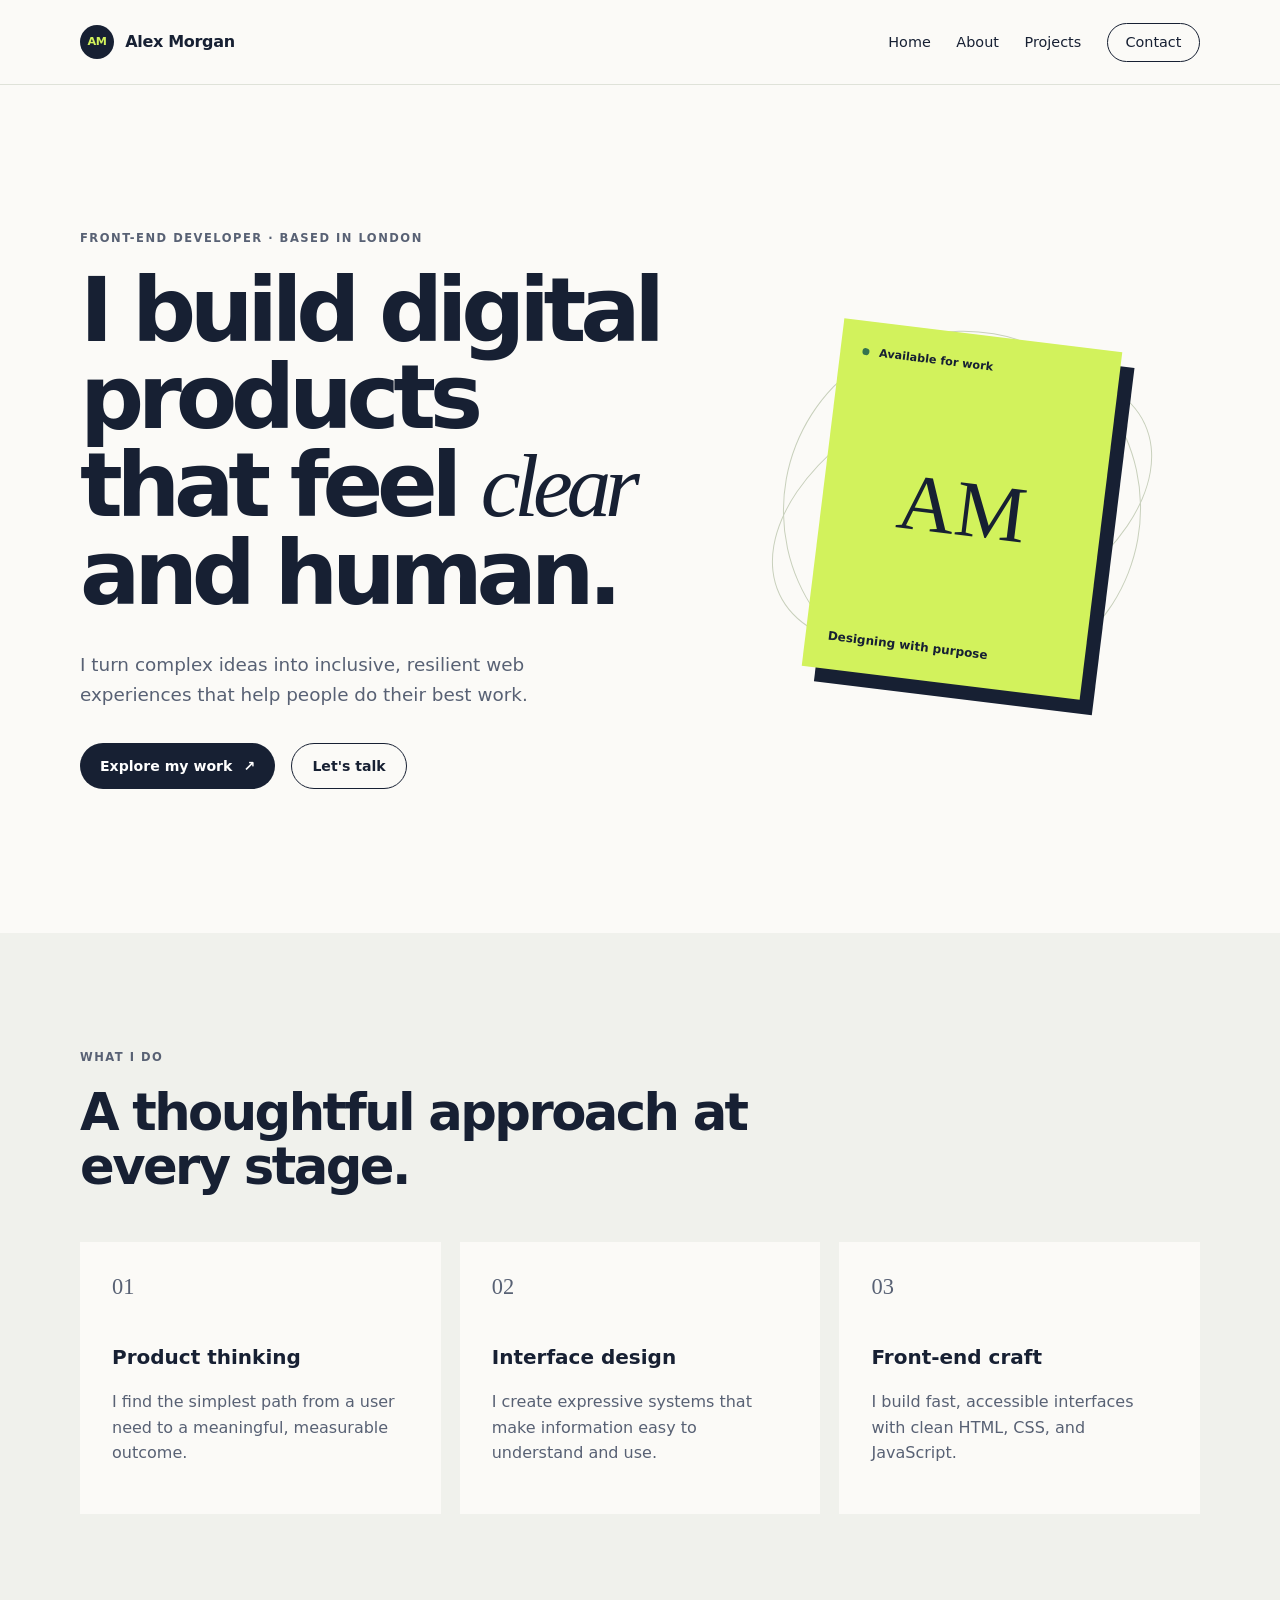
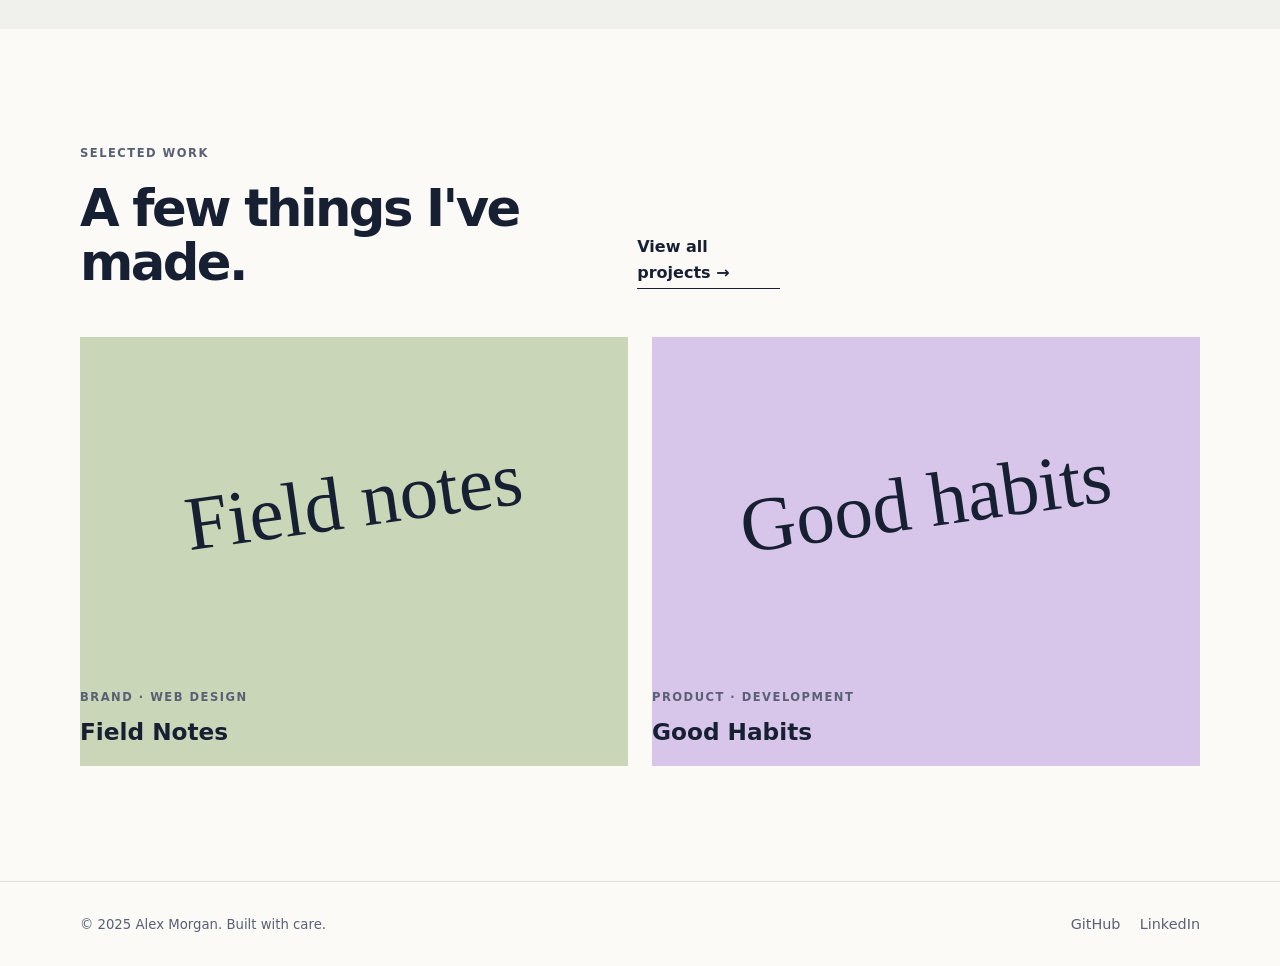
<file: index.html>
<!doctype html>
<html lang="en">
  <head>
    <meta charset="utf-8">
    <meta name="viewport" content="width=device-width, initial-scale=1">
    <meta name="description" content="Alex Morgan is an accessible, product-minded front-end developer creating useful digital experiences.">
    <meta name="author" content="Alex Morgan">
    <meta name="theme-color" content="#0f172a">
    <title>Alex Morgan | Front-end developer</title>
    <link rel="canonical" href="https://example.com/">
    <link rel="stylesheet" href="styles.css">
  </head>
  <body>
    <a class="skip-link" href="#main-content">Skip to main content</a>
    <header class="site-header">
      <div class="container header-content">
        <a class="brand" href="index.html" aria-label="Alex Morgan home">
          <span class="brand-mark" aria-hidden="true">AM</span>
          <span>Alex Morgan</span>
        </a>
        <nav aria-label="Primary navigation">
          <ul class="nav-list">
            <li><a href="index.html" aria-current="page">Home</a></li>
            <li><a href="about.html">About</a></li>
            <li><a href="projects.html">Projects</a></li>
            <li><a class="nav-cta" href="contact.html">Contact</a></li>
          </ul>
        </nav>
      </div>
    </header>

    <main id="main-content">
      <section class="hero container" aria-labelledby="hero-title">
        <div class="hero-copy">
          <p class="eyebrow">Front-end developer · Based in London</p>
          <h1 id="hero-title">I build digital products that feel <em>clear</em> and human.</h1>
          <p class="lede">I turn complex ideas into inclusive, resilient web experiences that help people do their best work.</p>
          <div class="button-row">
            <a class="button button-primary" href="projects.html">Explore my work <span aria-hidden="true">↗</span></a>
            <a class="button button-secondary" href="contact.html">Let's talk</a>
          </div>
        </div>
        <div class="hero-art" aria-label="Abstract illustration of Alex Morgan" role="img">
          <div class="art-orbit orbit-one"></div>
          <div class="art-orbit orbit-two"></div>
          <div class="art-card">
            <span class="art-status"><span aria-hidden="true"></span> Available for work</span>
            <span class="art-initials">AM</span>
            <span class="art-caption">Designing with purpose</span>
          </div>
        </div>
      </section>

      <section class="section section-muted" aria-labelledby="services-title">
        <div class="container">
          <div class="section-heading">
            <p class="eyebrow">What I do</p>
            <h2 id="services-title">A thoughtful approach at every stage.</h2>
          </div>
          <div class="card-grid three-columns">
            <article class="feature-card">
              <span class="card-number" aria-hidden="true">01</span>
              <h3>Product thinking</h3>
              <p>I find the simplest path from a user need to a meaningful, measurable outcome.</p>
            </article>
            <article class="feature-card">
              <span class="card-number" aria-hidden="true">02</span>
              <h3>Interface design</h3>
              <p>I create expressive systems that make information easy to understand and use.</p>
            </article>
            <article class="feature-card">
              <span class="card-number" aria-hidden="true">03</span>
              <h3>Front-end craft</h3>
              <p>I build fast, accessible interfaces with clean HTML, CSS, and JavaScript.</p>
            </article>
          </div>
        </div>
      </section>

      <section class="section container" aria-labelledby="featured-title">
        <div class="section-heading heading-inline">
          <div>
            <p class="eyebrow">Selected work</p>
            <h2 id="featured-title">A few things I've made.</h2>
          </div>
          <a class="text-link" href="projects.html">View all projects <span aria-hidden="true">→</span></a>
        </div>
        <div class="project-preview-grid">
          <article class="project-preview project-sage">
            <div class="project-visual" aria-hidden="true"><span>Field notes</span></div>
            <div class="project-meta"><p class="eyebrow">Brand · Web design</p><h3>Field Notes</h3></div>
          </article>
          <article class="project-preview project-lilac">
            <div class="project-visual" aria-hidden="true"><span>Good habits</span></div>
            <div class="project-meta"><p class="eyebrow">Product · Development</p><h3>Good Habits</h3></div>
          </article>
        </div>
      </section>
    </main>

    <footer class="site-footer">
      <div class="container footer-content">
        <p>© 2025 Alex Morgan. Built with care.</p>
        <nav aria-label="Social links">
          <ul class="social-list">
            <li><a href="https://github.com/" rel="noopener noreferrer">GitHub<span class="visually-hidden"> (opens in a new tab)</span></a></li>
            <li><a href="https://www.linkedin.com/" rel="noopener noreferrer">LinkedIn<span class="visually-hidden"> (opens in a new tab)</span></a></li>
          </ul>
        </nav>
      </div>
    </footer>
  </body>
</html>
</file>
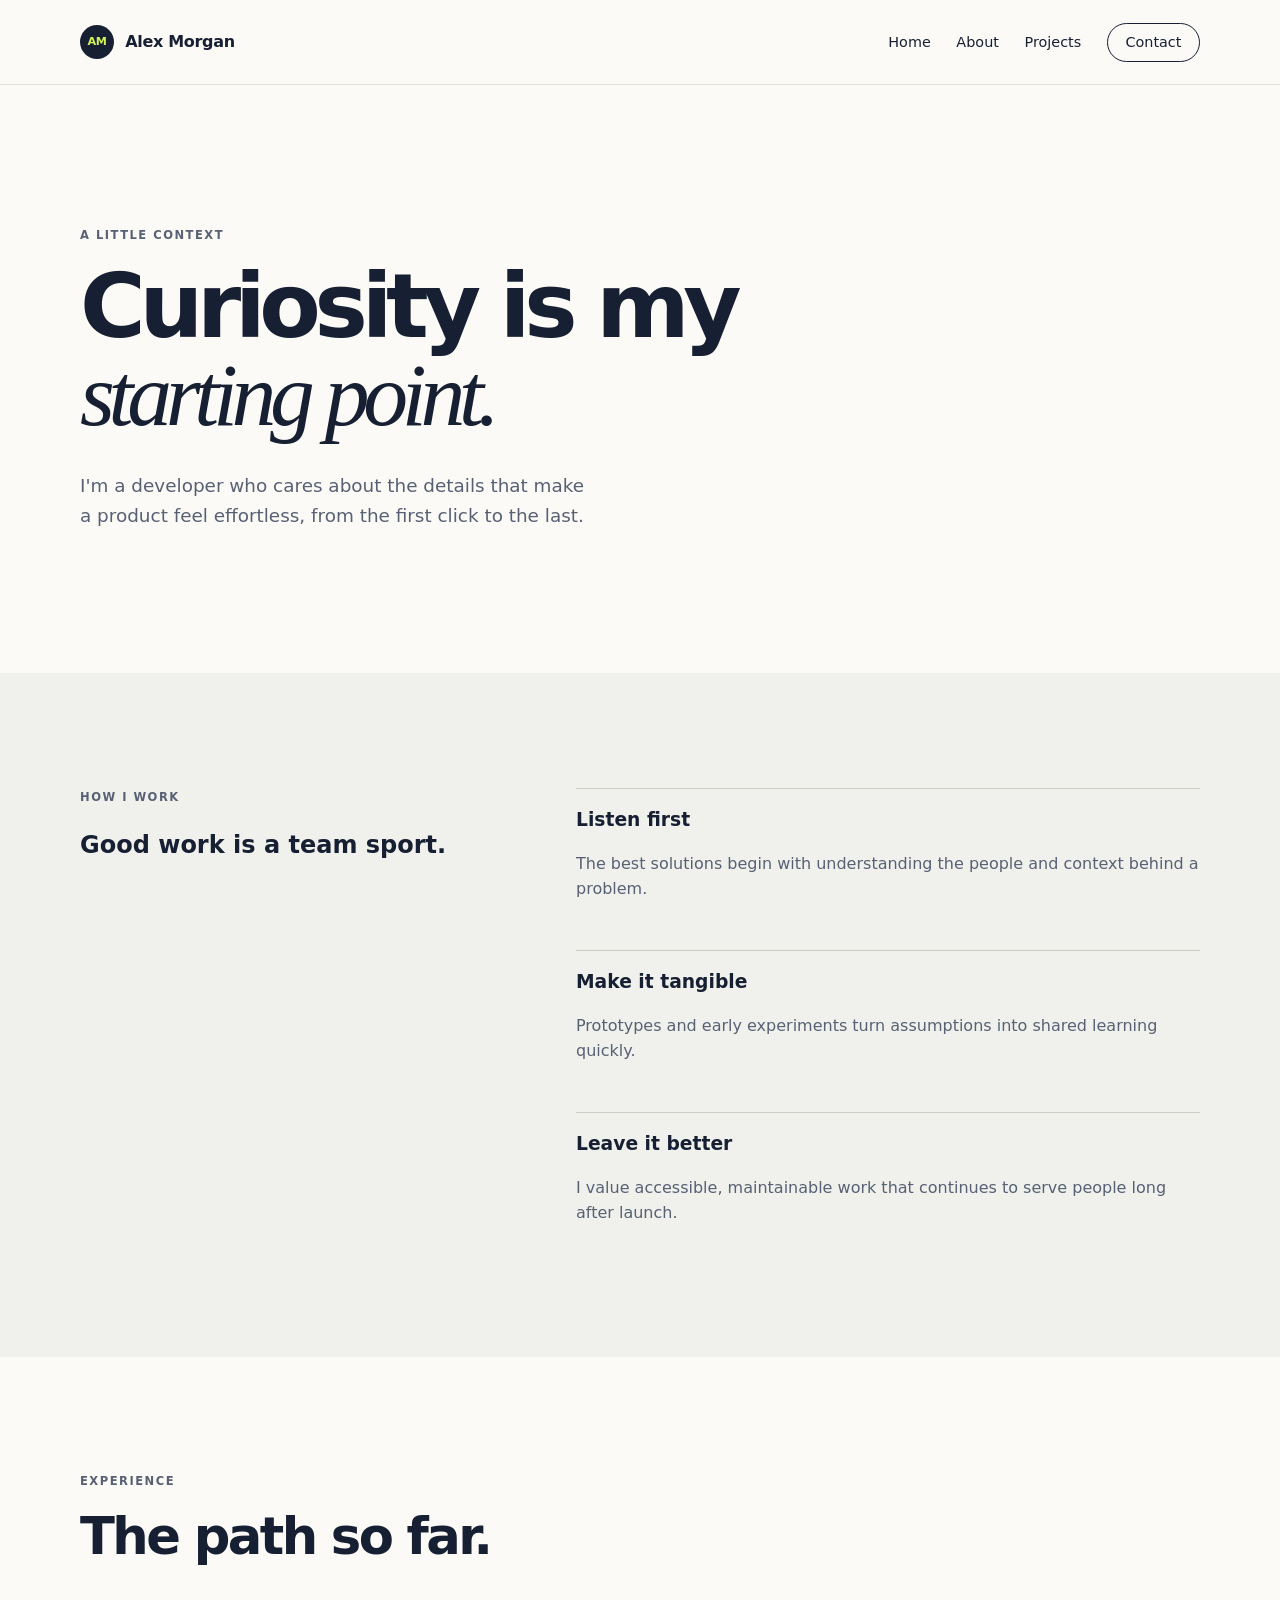
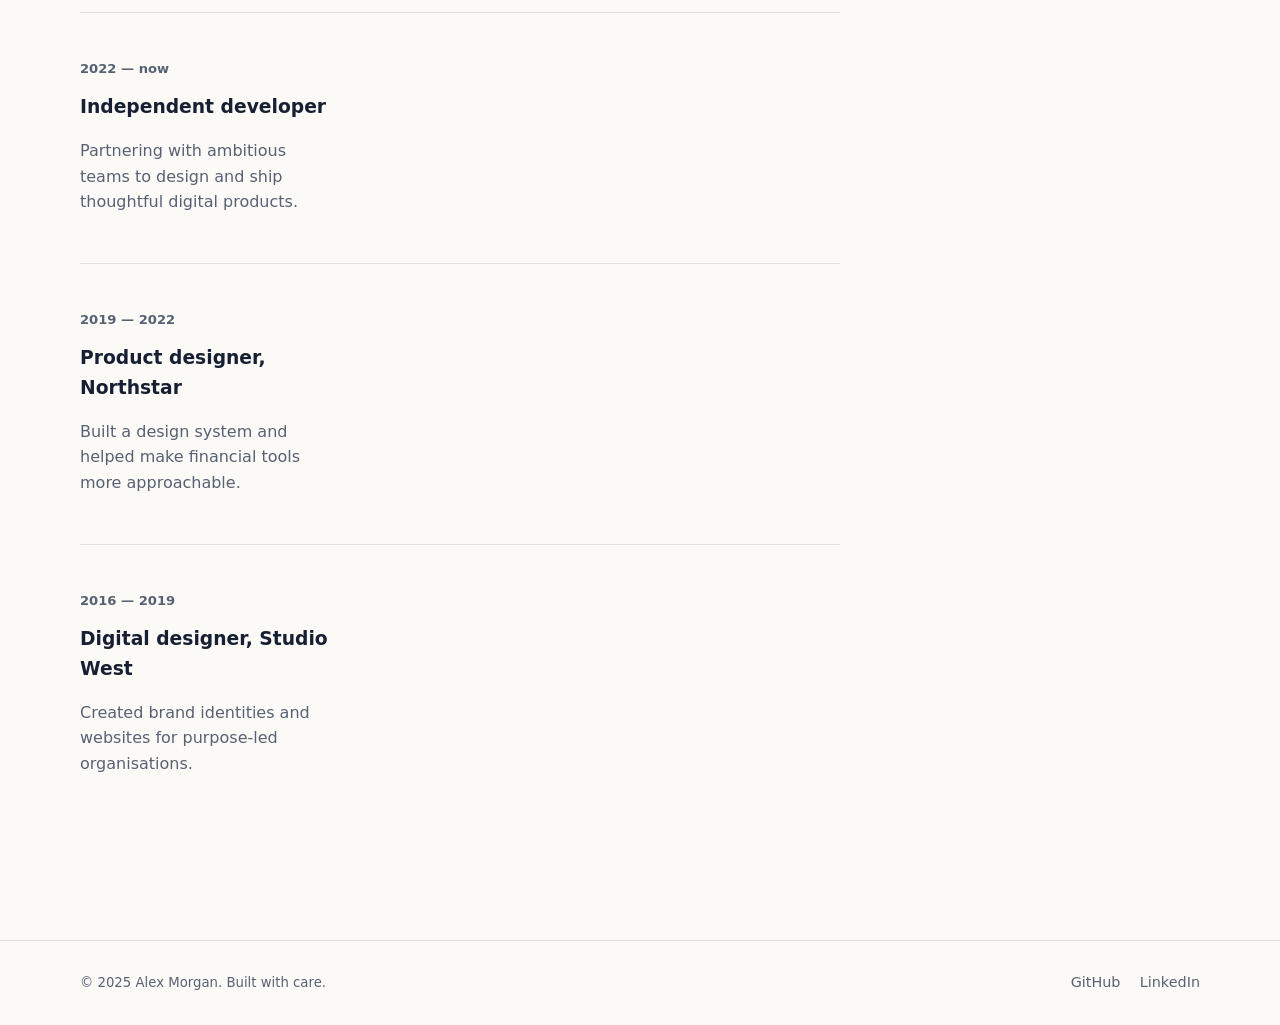
<file: about.html>
<!doctype html>
<html lang="en">
  <head>
    <meta charset="utf-8">
    <meta name="viewport" content="width=device-width, initial-scale=1">
    <meta name="description" content="Learn about Alex Morgan's approach to accessible product design and front-end development.">
    <meta name="author" content="Alex Morgan">
    <meta name="theme-color" content="#0f172a">
    <title>About Alex Morgan | Front-end developer</title>
    <link rel="canonical" href="https://example.com/about.html">
    <link rel="stylesheet" href="styles.css">
  </head>
  <body>
    <a class="skip-link" href="#main-content">Skip to main content</a>
    <header class="site-header"><div class="container header-content"><a class="brand" href="index.html" aria-label="Alex Morgan home"><span class="brand-mark" aria-hidden="true">AM</span><span>Alex Morgan</span></a><nav aria-label="Primary navigation"><ul class="nav-list"><li><a href="index.html">Home</a></li><li><a href="about.html" aria-current="page">About</a></li><li><a href="projects.html">Projects</a></li><li><a class="nav-cta" href="contact.html">Contact</a></li></ul></nav></div></header>
    <main id="main-content">
      <section class="page-intro container" aria-labelledby="page-title"><p class="eyebrow">A little context</p><h1 id="page-title">Curiosity is my<br><em>starting point.</em></h1><p class="lede">I'm a developer who cares about the details that make a product feel effortless, from the first click to the last.</p></section>
      <section class="section section-muted" aria-labelledby="principles-title"><div class="container about-layout"><div><p class="eyebrow">How I work</p><h2 id="principles-title">Good work is a team sport.</h2></div><div class="principles"><article><h3>Listen first</h3><p>The best solutions begin with understanding the people and context behind a problem.</p></article><article><h3>Make it tangible</h3><p>Prototypes and early experiments turn assumptions into shared learning quickly.</p></article><article><h3>Leave it better</h3><p>I value accessible, maintainable work that continues to serve people long after launch.</p></article></div></div></section>
      <section class="section container" aria-labelledby="experience-title"><div class="section-heading"><p class="eyebrow">Experience</p><h2 id="experience-title">The path so far.</h2></div><ol class="timeline"><li><div><p class="timeline-date">2022 — now</p><h3>Independent developer</h3><p>Partnering with ambitious teams to design and ship thoughtful digital products.</p></div></li><li><div><p class="timeline-date">2019 — 2022</p><h3>Product designer, Northstar</h3><p>Built a design system and helped make financial tools more approachable.</p></div></li><li><div><p class="timeline-date">2016 — 2019</p><h3>Digital designer, Studio West</h3><p>Created brand identities and websites for purpose-led organisations.</p></div></li></ol></section>
    </main>
    <footer class="site-footer"><div class="container footer-content"><p>© 2025 Alex Morgan. Built with care.</p><nav aria-label="Social links"><ul class="social-list"><li><a href="https://github.com/" rel="noopener noreferrer">GitHub</a></li><li><a href="https://www.linkedin.com/" rel="noopener noreferrer">LinkedIn</a></li></ul></nav></div></footer>
  </body>
</html>
</file>
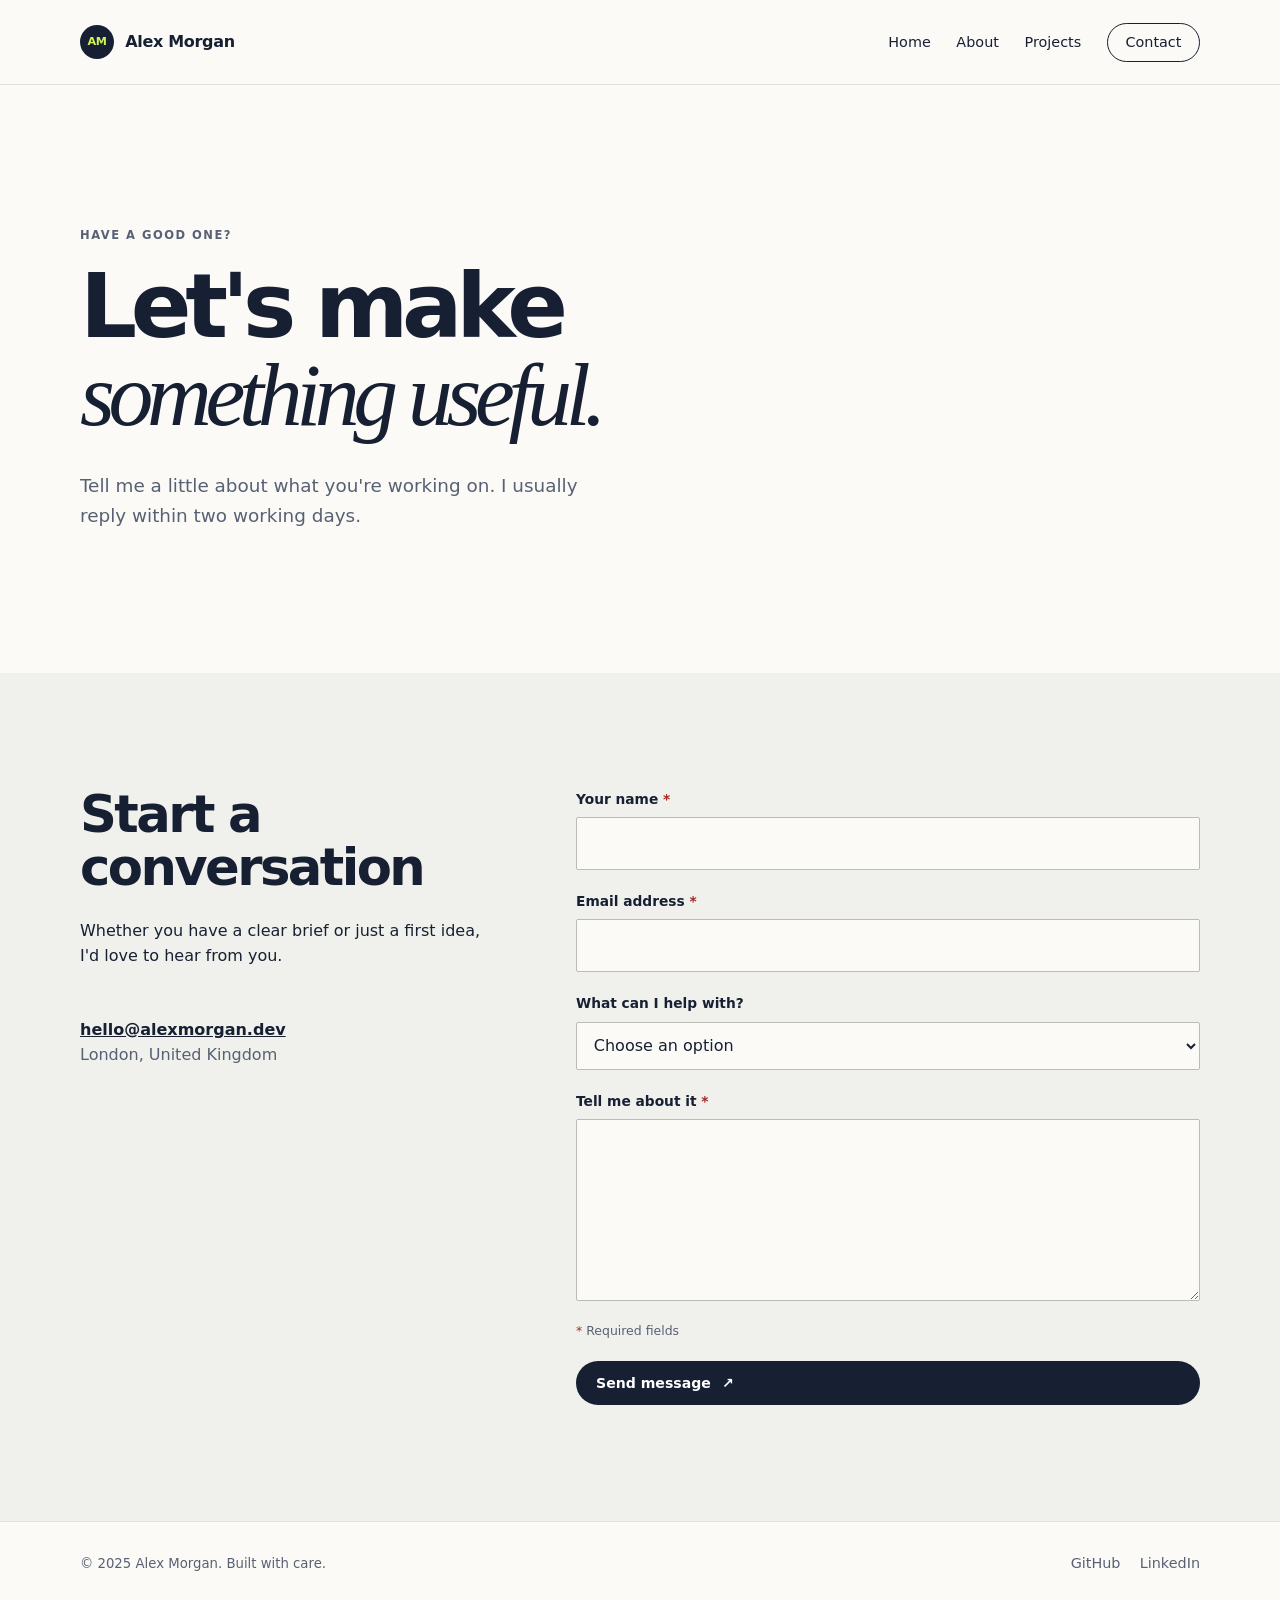
<file: contact.html>
<!doctype html>
<html lang="en">
  <head>
    <meta charset="utf-8"><meta name="viewport" content="width=device-width, initial-scale=1">
    <meta name="description" content="Contact Alex Morgan about a web design or front-end development project."><meta name="author" content="Alex Morgan"><meta name="theme-color" content="#0f172a">
    <title>Contact Alex Morgan | Start a project</title><link rel="canonical" href="https://example.com/contact.html"><link rel="stylesheet" href="styles.css">
  </head>
  <body>
    <a class="skip-link" href="#main-content">Skip to main content</a>
    <header class="site-header"><div class="container header-content"><a class="brand" href="index.html" aria-label="Alex Morgan home"><span class="brand-mark" aria-hidden="true">AM</span><span>Alex Morgan</span></a><nav aria-label="Primary navigation"><ul class="nav-list"><li><a href="index.html">Home</a></li><li><a href="about.html">About</a></li><li><a href="projects.html">Projects</a></li><li><a class="nav-cta" href="contact.html" aria-current="page">Contact</a></li></ul></nav></div></header>
    <main id="main-content">
      <section class="page-intro container" aria-labelledby="page-title"><p class="eyebrow">Have a good one?</p><h1 id="page-title">Let's make<br><em>something useful.</em></h1><p class="lede">Tell me a little about what you're working on. I usually reply within two working days.</p></section>
      <section class="section section-muted" aria-labelledby="form-title"><div class="container contact-layout"><div class="contact-details"><h2 id="form-title">Start a conversation</h2><p>Whether you have a clear brief or just a first idea, I'd love to hear from you.</p><address><a href="mailto:hello@alexmorgan.dev">hello@alexmorgan.dev</a><br>London, United Kingdom</address></div><form class="contact-form" action="mailto:hello@alexmorgan.dev" method="post" enctype="text/plain"><div class="form-field"><label for="name">Your name <span aria-hidden="true">*</span></label><input id="name" name="name" type="text" autocomplete="name" required></div><div class="form-field"><label for="email">Email address <span aria-hidden="true">*</span></label><input id="email" name="email" type="email" autocomplete="email" required></div><div class="form-field"><label for="project-type">What can I help with?</label><select id="project-type" name="project-type"><option value="">Choose an option</option><option value="website">A new website</option><option value="product">A digital product</option><option value="other">Something else</option></select></div><div class="form-field"><label for="message">Tell me about it <span aria-hidden="true">*</span></label><textarea id="message" name="message" rows="6" required></textarea></div><p class="form-note"><span aria-hidden="true">*</span> Required fields</p><button class="button button-primary" type="submit">Send message <span aria-hidden="true">↗</span></button></form></div></section>
    </main>
    <footer class="site-footer"><div class="container footer-content"><p>© 2025 Alex Morgan. Built with care.</p><nav aria-label="Social links"><ul class="social-list"><li><a href="https://github.com/" rel="noopener noreferrer">GitHub</a></li><li><a href="https://www.linkedin.com/" rel="noopener noreferrer">LinkedIn</a></li></ul></nav></div></footer>
  </body>
</html>
</file>
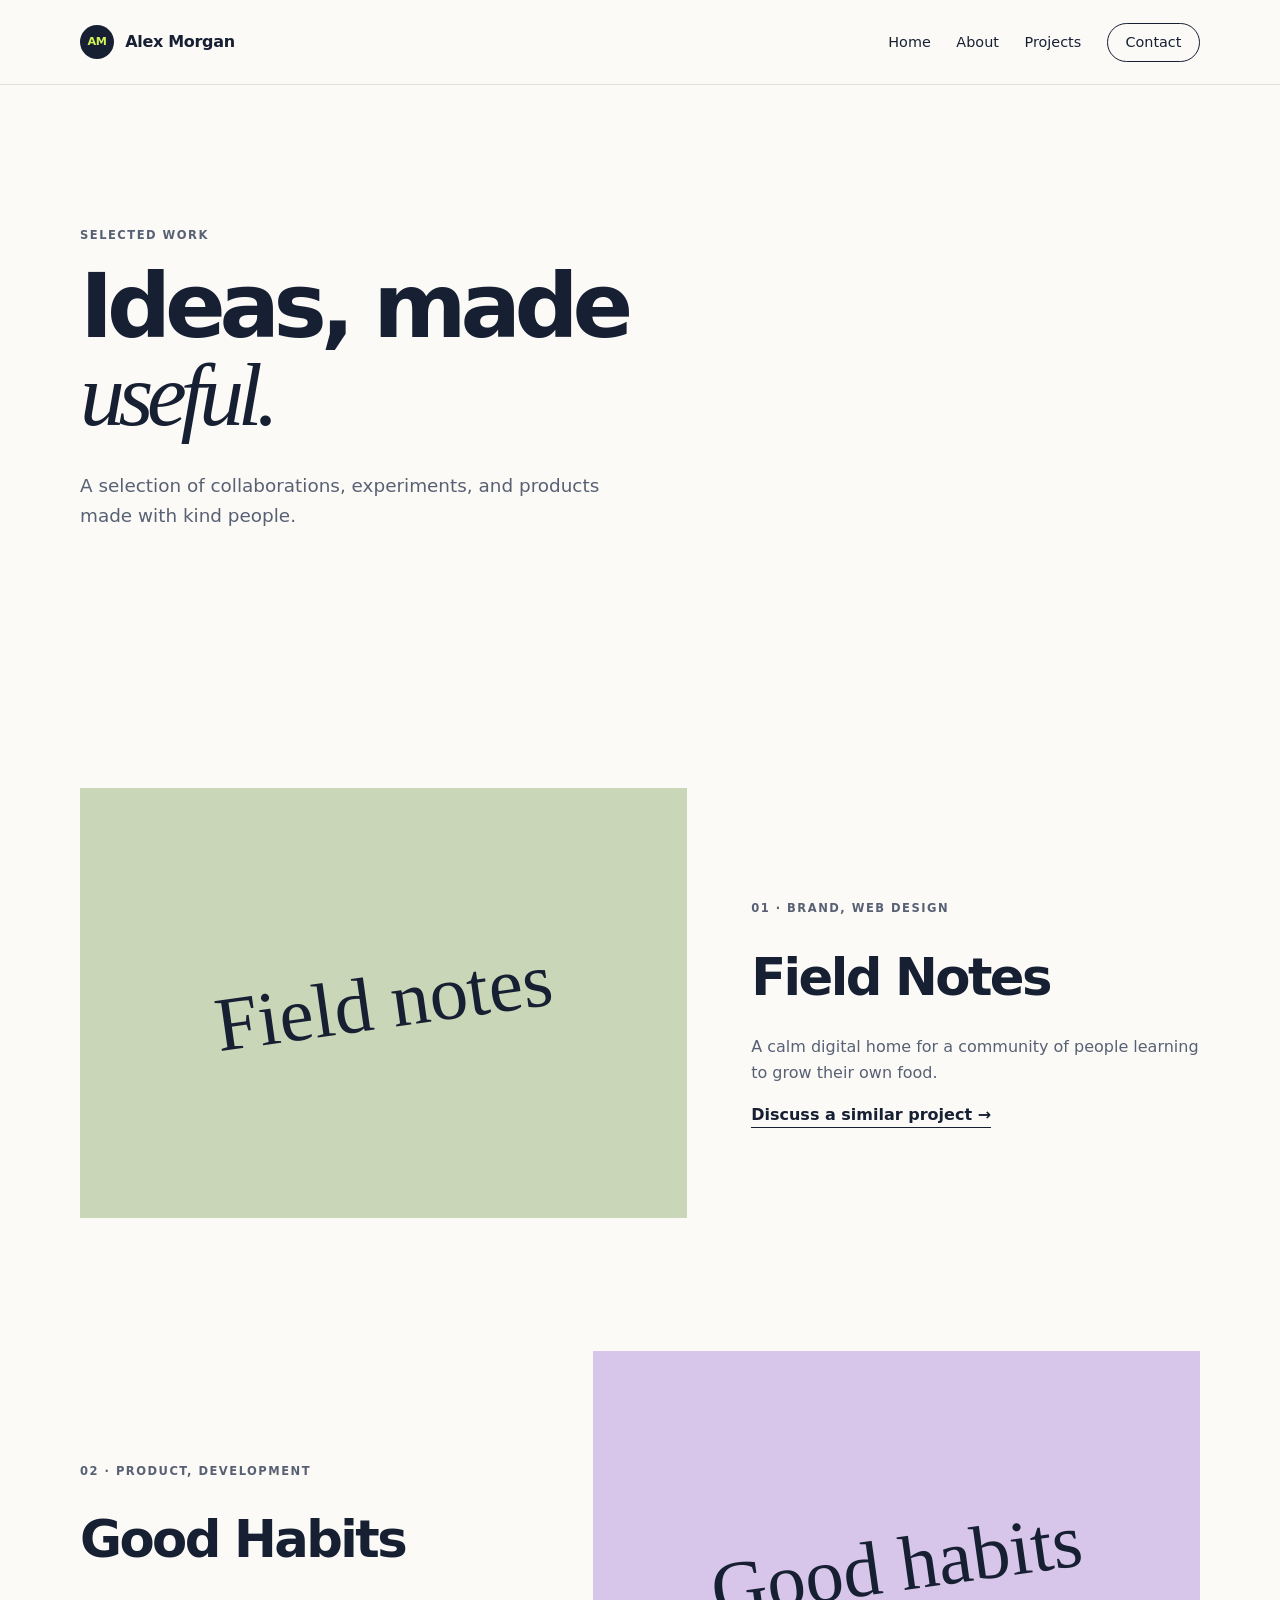
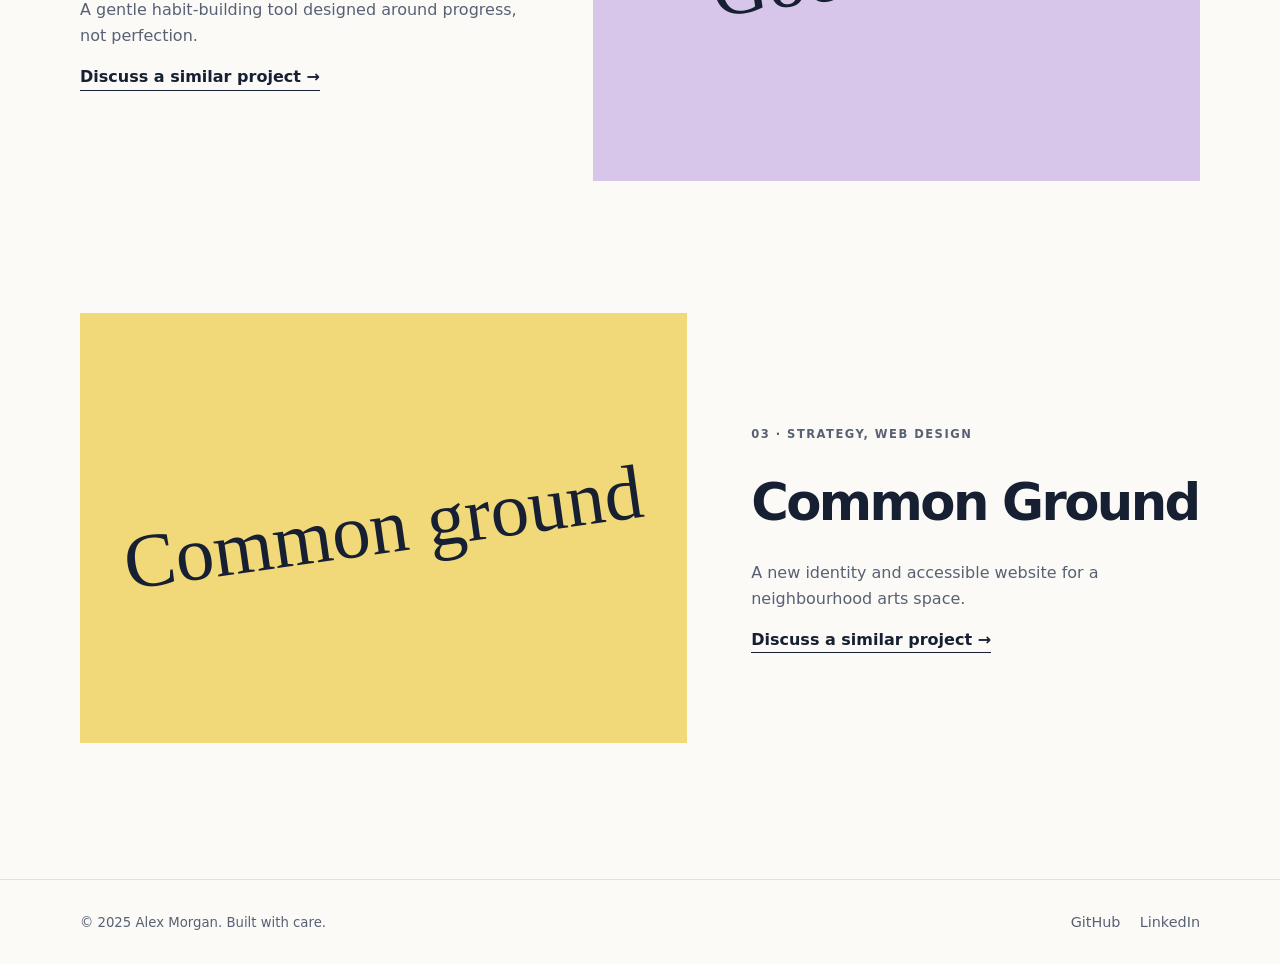
<file: projects.html>
<!doctype html>
<html lang="en">
  <head>
    <meta charset="utf-8"><meta name="viewport" content="width=device-width, initial-scale=1">
    <meta name="description" content="Selected web design and front-end development projects by Alex Morgan."><meta name="author" content="Alex Morgan"><meta name="theme-color" content="#0f172a">
    <title>Projects | Alex Morgan</title><link rel="canonical" href="https://example.com/projects.html"><link rel="stylesheet" href="styles.css">
  </head>
  <body>
    <a class="skip-link" href="#main-content">Skip to main content</a>
    <header class="site-header"><div class="container header-content"><a class="brand" href="index.html" aria-label="Alex Morgan home"><span class="brand-mark" aria-hidden="true">AM</span><span>Alex Morgan</span></a><nav aria-label="Primary navigation"><ul class="nav-list"><li><a href="index.html">Home</a></li><li><a href="about.html">About</a></li><li><a href="projects.html" aria-current="page">Projects</a></li><li><a class="nav-cta" href="contact.html">Contact</a></li></ul></nav></div></header>
    <main id="main-content">
      <section class="page-intro container" aria-labelledby="page-title"><p class="eyebrow">Selected work</p><h1 id="page-title">Ideas, made<br><em>useful.</em></h1><p class="lede">A selection of collaborations, experiments, and products made with kind people.</p></section>
      <section class="section container" aria-labelledby="project-list-title"><h2 class="visually-hidden" id="project-list-title">Project list</h2><div class="project-list">
        <article class="project-row"><div class="project-large-visual project-sage" aria-hidden="true"><span>Field notes</span></div><div class="project-row-copy"><p class="eyebrow">01 · Brand, web design</p><h3>Field Notes</h3><p>A calm digital home for a community of people learning to grow their own food.</p><a class="text-link" href="contact.html">Discuss a similar project <span aria-hidden="true">→</span></a></div></article>
        <article class="project-row project-row-reverse"><div class="project-large-visual project-lilac" aria-hidden="true"><span>Good habits</span></div><div class="project-row-copy"><p class="eyebrow">02 · Product, development</p><h3>Good Habits</h3><p>A gentle habit-building tool designed around progress, not perfection.</p><a class="text-link" href="contact.html">Discuss a similar project <span aria-hidden="true">→</span></a></div></article>
        <article class="project-row"><div class="project-large-visual project-yellow" aria-hidden="true"><span>Common ground</span></div><div class="project-row-copy"><p class="eyebrow">03 · Strategy, web design</p><h3>Common Ground</h3><p>A new identity and accessible website for a neighbourhood arts space.</p><a class="text-link" href="contact.html">Discuss a similar project <span aria-hidden="true">→</span></a></div></article>
      </div></section>
    </main>
    <footer class="site-footer"><div class="container footer-content"><p>© 2025 Alex Morgan. Built with care.</p><nav aria-label="Social links"><ul class="social-list"><li><a href="https://github.com/" rel="noopener noreferrer">GitHub</a></li><li><a href="https://www.linkedin.com/" rel="noopener noreferrer">LinkedIn</a></li></ul></nav></div></footer>
  </body>
</html>
</file>
<file: styles.css>
:root{--ink:#172033;--muted:#586174;--paper:#fbfaf7;--surface:#f0f1ec;--line:#dfe2d9;--accent:#d2f25c;--focus:#315bff;--serif:Georgia,"Times New Roman",serif;--sans:Inter,ui-sans-serif,system-ui,-apple-system,BlinkMacSystemFont,"Segoe UI",sans-serif}*{box-sizing:border-box}html{scroll-behavior:smooth}body{margin:0;background:var(--paper);color:var(--ink);font:1rem/1.6 var(--sans)}a{color:inherit}a:focus-visible,button:focus-visible,input:focus-visible,select:focus-visible,textarea:focus-visible{outline:3px solid var(--focus);outline-offset:3px}.container{width:min(1120px,calc(100% - 40px));margin-inline:auto}.skip-link{position:absolute;left:1rem;top:-4rem;background:var(--ink);color:#fff;padding:.7rem 1rem;z-index:10}.skip-link:focus{top:1rem}.site-header{border-bottom:1px solid var(--line);background:rgba(251,250,247,.96)}.header-content,.footer-content{display:flex;align-items:center;justify-content:space-between;min-height:84px;gap:2rem}.brand{text-decoration:none;display:flex;align-items:center;gap:.7rem;font-weight:700;letter-spacing:-.02em}.brand-mark{display:grid;place-items:center;width:34px;height:34px;border-radius:50%;background:var(--ink);color:var(--accent);font-size:.7rem}.nav-list,.social-list{display:flex;align-items:center;gap:1.6rem;list-style:none;padding:0;margin:0}.nav-list a,.social-list a{text-decoration:none;font-size:.9rem}.nav-list a:hover,.text-link:hover,.social-list a:hover{color:#315bff}.nav-cta{border:1px solid var(--ink);border-radius:100px;padding:.65rem 1.1rem}.hero{display:grid;grid-template-columns:1.1fr .9fr;gap:4rem;align-items:center;padding-block:clamp(5rem,12vw,9rem)}.eyebrow{font-size:.72rem;letter-spacing:.13em;text-transform:uppercase;font-weight:700;color:var(--muted);margin:0 0 1.2rem}.hero h1,.page-intro h1{font-size:clamp(3.2rem,7vw,6.6rem);line-height:.98;letter-spacing:-.07em;margin:0;max-width:760px}.hero h1 em,.page-intro h1 em{font-family:var(--serif);font-weight:400}.lede{font-size:1.15rem;line-height:1.65;color:var(--muted);max-width:520px;margin:2rem 0}.button-row{display:flex;flex-wrap:wrap;gap:1rem}.button{border:0;cursor:pointer;display:inline-flex;align-items:center;gap:.7rem;text-decoration:none;padding:.9rem 1.25rem;border-radius:100px;font:700 .88rem var(--sans)}.button-primary{background:var(--ink);color:#fff}.button-primary:hover{background:#315bff}.button-secondary{border:1px solid var(--ink)}.button-secondary:hover{background:var(--surface)}.hero-art{min-height:390px;position:relative;display:grid;place-items:center}.art-orbit{position:absolute;border:1px solid #c8d0bc;border-radius:50%;transform:rotate(-25deg)}.orbit-one{width:85%;height:62%}.orbit-two{width:75%;height:92%;transform:rotate(55deg)}.art-card{width:min(280px,70%);aspect-ratio:4/5;background:var(--accent);display:flex;flex-direction:column;justify-content:space-between;padding:1.4rem;transform:rotate(7deg);box-shadow:14px 14px 0 var(--ink)}.art-status{font-size:.7rem;font-weight:700}.art-status span{width:7px;height:7px;background:#35734f;border-radius:50%;display:inline-block;margin-right:.35rem}.art-initials{font-size:5rem;line-height:1;font-family:var(--serif);align-self:center}.art-caption{font-size:.75rem;font-weight:700}.section{padding-block:clamp(4.5rem,9vw,8rem)}.section-muted{background:var(--surface)}.section-heading{margin-bottom:3rem;max-width:700px}.section-heading h2,.contact-details h2{font-size:clamp(2rem,4vw,3.8rem);line-height:1.05;letter-spacing:-.05em;margin:0}.heading-inline{display:flex;align-items:end;justify-content:space-between;gap:2rem}.text-link{font-weight:700;text-decoration:none;border-bottom:1px solid currentColor;padding-bottom:.2rem}.card-grid{display:grid;gap:1.2rem}.three-columns{grid-template-columns:repeat(3,1fr)}.feature-card{background:var(--paper);padding:2rem;min-height:230px}.card-number{font:1.4rem var(--serif);color:var(--muted)}.feature-card h3{margin:2.5rem 0 .7rem;font-size:1.25rem}.feature-card p,.project-row-copy p,.principles p,.timeline p{color:var(--muted)}.project-preview-grid{display:grid;grid-template-columns:repeat(2,1fr);gap:1.5rem}.project-preview{padding-bottom:1rem}.project-visual,.project-large-visual{display:grid;place-items:center;min-height:330px;margin-bottom:1.3rem}.project-visual span,.project-large-visual span{font:clamp(2.5rem,6vw,5.5rem) var(--serif);transform:rotate(-8deg)}.project-sage{background:#c9d6b7}.project-lilac{background:#d7c6ea}.project-yellow{background:#f1d879}.project-meta h3{font-size:1.45rem;margin:0}.project-meta .eyebrow{margin-bottom:.4rem}.site-footer{border-top:1px solid var(--line);font-size:.83rem;color:var(--muted)}.social-list{gap:1.2rem}.page-intro{padding-block:clamp(5rem,11vw,9rem)}.page-intro .lede{margin-bottom:0}.about-layout,.contact-layout{display:grid;grid-template-columns:.8fr 1.2fr;gap:5rem}.principles{display:grid;gap:2rem}.principles article{border-top:1px solid #c9cdc3;padding-top:1rem}.principles h3{margin:0}.timeline{list-style:none;padding:0;margin:0;display:grid;gap:0;max-width:760px}.timeline li{border-top:1px solid var(--line);padding:2rem 0;display:grid;grid-template-columns:1fr 2fr}.timeline h3{margin:0}.timeline-date{font-size:.82rem!important;font-weight:700}.project-list{display:grid;gap:7rem}.project-row{display:grid;grid-template-columns:1.15fr .85fr;align-items:center;gap:4rem}.project-row-reverse{grid-template-columns:.85fr 1.15fr}.project-row-reverse .project-large-visual{order:2}.project-row-reverse .project-row-copy{order:1}.project-row-copy h3{font-size:clamp(2rem,4vw,3.5rem);letter-spacing:-.05em;margin:.4rem 0 1rem}.project-large-visual{min-height:430px}.contact-layout{align-items:start}.contact-details h2{margin-bottom:1.4rem}.contact-details address{font-style:normal;color:var(--muted);margin-top:3rem}.contact-details address a{color:var(--ink);font-weight:700}.contact-form{display:grid;gap:1.25rem}.form-field{display:grid;gap:.45rem}.form-field label{font-size:.86rem;font-weight:700}.form-field label span,.form-note span{color:#a12727}.form-field input,.form-field select,.form-field textarea{width:100%;border:1px solid #b9bdb4;background:var(--paper);border-radius:2px;padding:.8rem;font:inherit;color:var(--ink)}.form-field textarea{resize:vertical;min-height:120px}.form-field input:focus,.form-field select:focus,.form-field textarea:focus{border-color:var(--focus)}.form-note{font-size:.78rem;color:var(--muted);margin:0}.visually-hidden{position:absolute!important;width:1px!important;height:1px!important;padding:0!important;margin:-1px!important;overflow:hidden!important;clip:rect(0,0,0,0)!important;white-space:nowrap!important;border:0!important}@media(max-width:760px){.header-content{min-height:70px;align-items:flex-start;padding-block:1rem}.nav-list{gap:.75rem;flex-wrap:wrap;justify-content:end}.nav-list a{font-size:.78rem}.nav-cta{padding:.45rem .7rem}.hero{grid-template-columns:1fr;gap:2rem;padding-block:5rem}.hero-art{min-height:300px}.three-columns,.project-preview-grid,.about-layout,.contact-layout,.project-row,.project-row-reverse{grid-template-columns:1fr;gap:2rem}.project-row-reverse .project-large-visual,.project-row-reverse .project-row-copy{order:initial}.project-large-visual{min-height:300px}.heading-inline{align-items:start;flex-direction:column}.timeline li{grid-template-columns:1fr;gap:.5rem}.footer-content{align-items:flex-start;flex-direction:column;padding-block:1.5rem;gap:.8rem}}
@media(prefers-reduced-motion:reduce){html{scroll-behavior:auto}}
</file>
